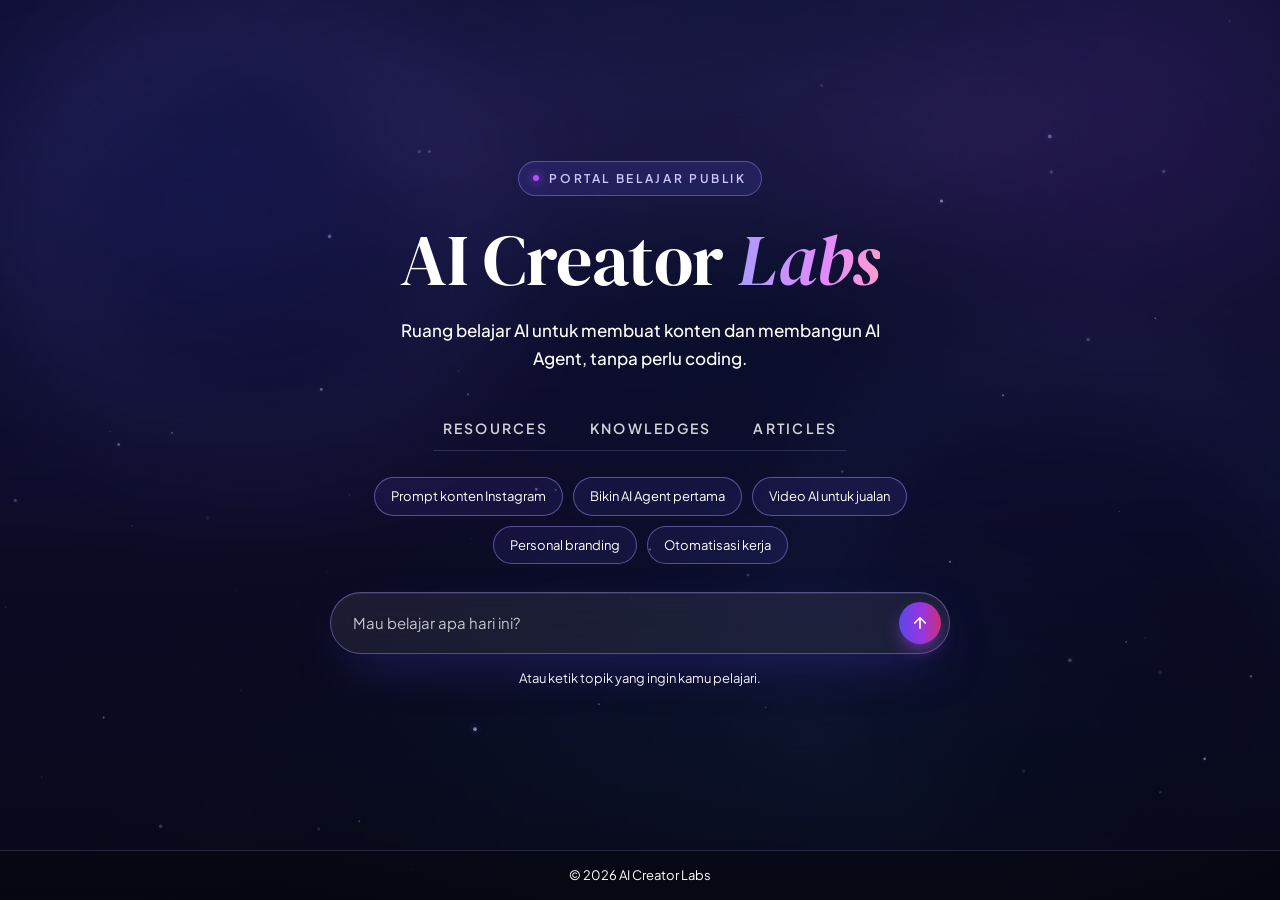
<file: index.html>
<!doctype html>
<html lang="id">
<head>
<meta charset="utf-8">
<meta name="viewport" content="width=device-width, initial-scale=1">
<title>AI Creator Labs — Ruang Belajar AI</title>
<meta name="description" content="Ruang belajar AI untuk membuat konten dan membangun AI Agent, tanpa perlu coding. Jelajahi resource, video, dan artikel dari AI Creator Labs.">
<meta name="theme-color" content="#06070d">
<meta property="og:type" content="website">
<meta property="og:locale" content="id_ID">
<meta property="og:site_name" content="AI Creator Labs">
<meta property="og:title" content="AI Creator Labs — Ruang Belajar AI">
<meta property="og:description" content="Ruang belajar AI untuk membuat konten dan membangun AI Agent, tanpa perlu coding.">
<meta name="twitter:card" content="summary">
<link rel="icon" href="data:image/svg+xml,%3Csvg xmlns='http://www.w3.org/2000/svg' viewBox='0 0 32 32'%3E%3Crect width='32' height='32' rx='9' fill='%23161a3a'/%3E%3Cpath d='M16 6l9 5v10l-9 5-9-5V11z' fill='none' stroke='%23a9a4ff' stroke-width='2'/%3E%3C/svg%3E">
<link rel="preconnect" href="https://fonts.googleapis.com">
<link rel="preconnect" href="https://fonts.gstatic.com" crossorigin>
<!-- Font lama (cadangan): family=Plus+Jakarta+Sans:wght@400;500;600;700;800&family=Newsreader:ital,opsz,wght@0,6..72,400;0,6..72,500;1,6..72,400;1,6..72,500 -->
<link rel="stylesheet" href="https://fonts.googleapis.com/css2?family=DM+Serif+Display:ital@0;1&family=Plus+Jakarta+Sans:wght@400;500;600&display=swap">
<link rel="stylesheet" href="styles.css">
</head>
<body data-route="home">

<div class="bg" aria-hidden="true">
  <div class="bg-visual"></div>
  <svg class="bg-shapes" viewBox="0 0 1200 800" preserveAspectRatio="xMidYMid slice" focusable="false">
    <defs>
      <filter id="soft" x="-20%" y="-20%" width="140%" height="140%"><feGaussianBlur stdDeviation="38"/></filter>
    </defs>
    <g filter="url(#soft)" fill="none">
      <circle cx="260" cy="210" r="190" stroke="#7b6dff" stroke-width="46" opacity=".5"/>
      <circle cx="980" cy="560" r="240" stroke="#4d7dff" stroke-width="54" opacity=".45"/>
      <ellipse cx="640" cy="120" rx="320" ry="90" fill="#9a5bff" opacity=".35"/>
      <ellipse cx="520" cy="720" rx="360" ry="100" fill="#3b5bd9" opacity=".4"/>
    </g>
  </svg>
  <div class="bg-overlay"></div>
  <canvas id="particles"></canvas>
</div>

<a class="skip" href="#view">Lewati ke konten</a>

<header class="topbar" id="topbar">
  <a class="back" href="#/" aria-label="Kembali ke beranda">
    <svg width="18" height="18" viewBox="0 0 24 24" fill="none" stroke="currentColor" stroke-width="2" stroke-linecap="round" stroke-linejoin="round" aria-hidden="true"><path d="M15 18l-6-6 6-6"/></svg>
    <span>Beranda</span>
  </a>
  <a class="mini-brand" href="#/" aria-label="AI Creator Labs, ke beranda">AI Creator <em>Labs</em></a>
  <nav class="tabs" aria-label="Navigasi utama" data-nav="top">
    <a href="#/resources" data-route="resources">Resources</a>
    <a href="#/knowledges" data-route="knowledges">Knowledges</a>
    <a href="#/articles" data-route="articles">Articles</a>
  </nav>
</header>

<main id="view" tabindex="-1">

  <!-- BERANDA -->
  <section class="page" data-page="home">
    <div class="hero">
      <p class="eyebrow"><span class="dot"></span>Portal belajar publik</p>
      <h1 class="brand">AI Creator <em>Labs</em></h1>
      <p class="sub">Ruang belajar AI untuk membuat konten dan membangun AI Agent, tanpa perlu coding.</p>

      <nav class="tabs hero-tabs" aria-label="Pilih jalur belajar" data-nav="hero">
        <a href="#/resources" data-route="resources">Resources</a>
        <a href="#/knowledges" data-route="knowledges">Knowledges</a>
        <a href="#/articles" data-route="articles">Articles</a>
      </nav>

      <ul class="chips" id="chips" aria-label="Topik populer"></ul>

      <form class="chat" id="chat" role="search" autocomplete="off">
        <label class="sr" for="chat-input">Ketik topik yang ingin kamu pelajari</label>
        <input id="chat-input" type="text" placeholder="Mau belajar apa hari ini?" maxlength="120">
        <button type="submit" aria-label="Cari materi">
          <svg width="18" height="18" viewBox="0 0 24 24" fill="none" stroke="currentColor" stroke-width="2.2" stroke-linecap="round" stroke-linejoin="round" aria-hidden="true"><path d="M12 19V5M5 12l7-7 7 7"/></svg>
        </button>
      </form>
      <p class="hint">Atau ketik topik yang ingin kamu pelajari.</p>
    </div>
  </section>

  <!-- HALAMAN ISI (diisi app.js) -->
  <section class="page" data-page="resources" hidden></section>
  <section class="page" data-page="knowledges" hidden></section>
  <section class="page" data-page="articles" hidden></section>

  <section class="page" data-page="notfound" hidden>
    <div class="wrap nf">
      <p class="eyebrow"><span class="dot"></span>Error 404</p>
      <h2 class="nf-title">Halaman <em>tidak ditemukan</em></h2>
      <p class="nf-text">Alamat yang kamu buka tidak tersedia. Kembali ke beranda atau pilih salah satu jalur belajar di atas.</p>
      <a class="btn" href="#/">Kembali ke beranda</a>
    </div>
  </section>
</main>

<footer class="foot">
  <span>© 2026 AI Creator Labs</span>
</footer>

<dialog id="detail" aria-labelledby="detail-title">
  <div class="detail-inner">
    <button class="close" id="detail-close" aria-label="Tutup detail">
      <svg width="18" height="18" viewBox="0 0 24 24" fill="none" stroke="currentColor" stroke-width="2" stroke-linecap="round" aria-hidden="true"><path d="M6 6l12 12M18 6L6 18"/></svg>
    </button>
    <div id="detail-body"></div>
  </div>
</dialog>

<script src="app.js"></script>
</body>
</html>
</file>
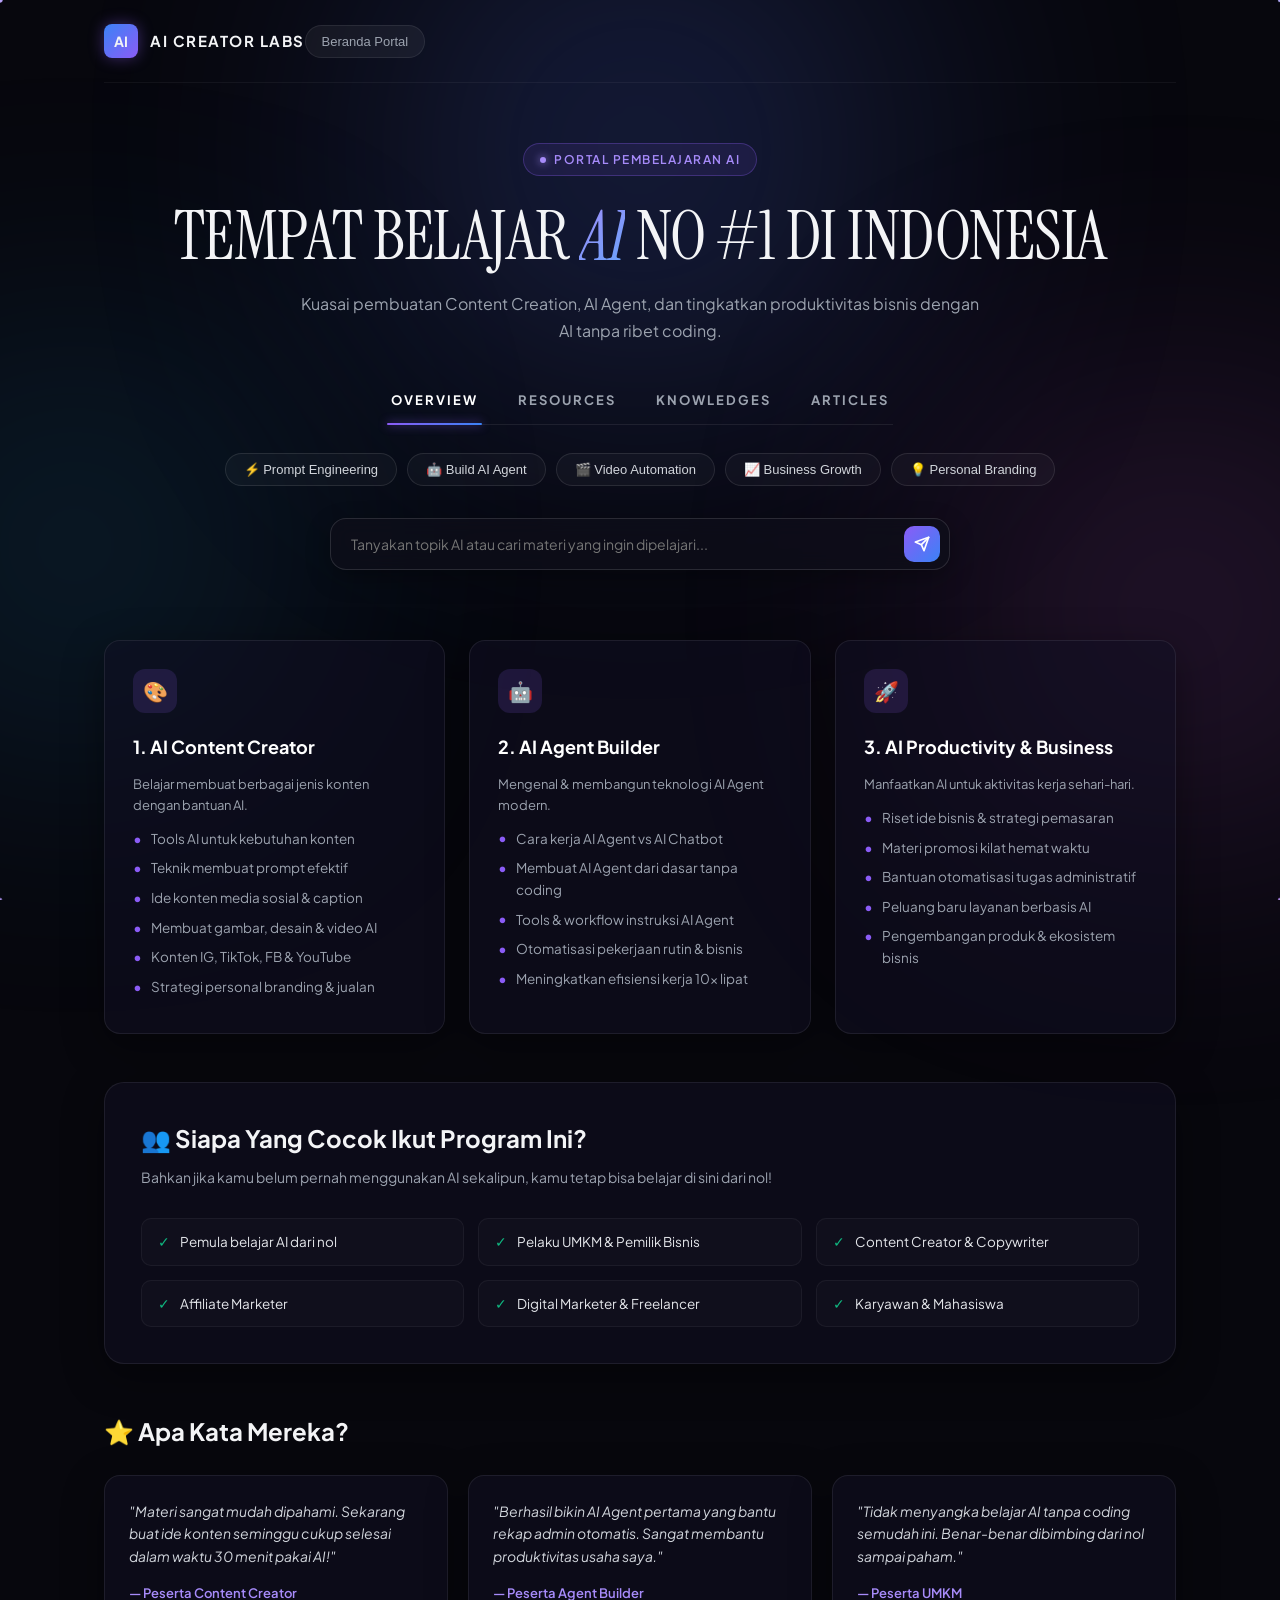
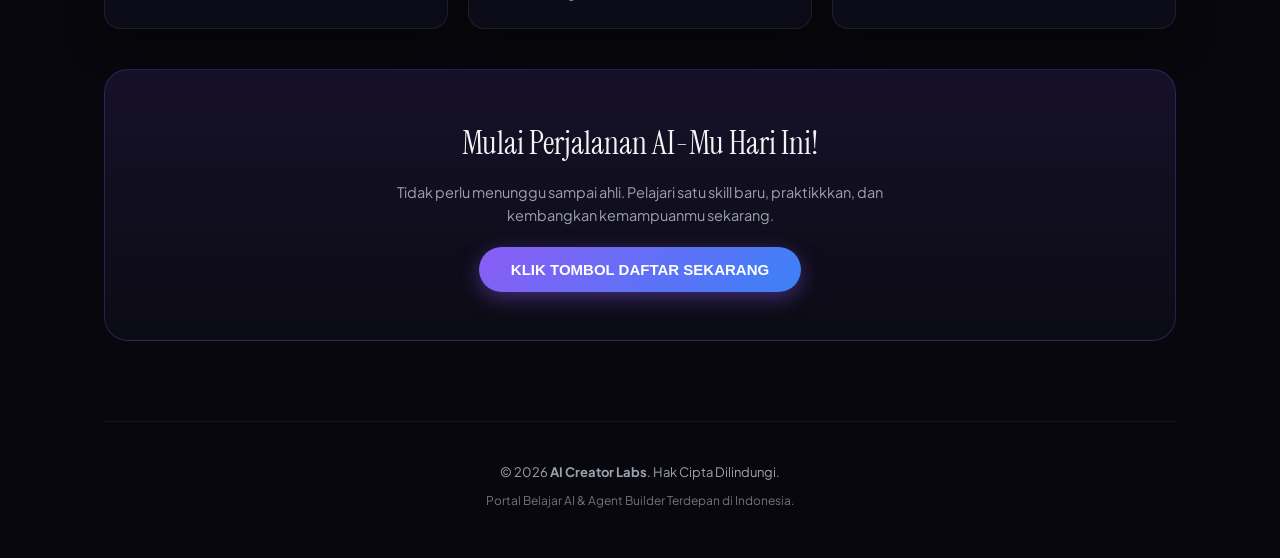
<file: gemini-code-1795679765512.html>
<!DOCTYPE html>
<html lang="id">
<head>
    <meta charset="UTF-8">
    <meta name="viewport" content="width=device-width, initial-scale=1.0">
    <title>AI Creator Labs — Portal Pembelajaran AI No #1 di Indonesia</title>
    <!-- Google Fonts -->
    <link rel="preconnect" href="https://fonts.googleapis.com">
    <link rel="preconnect" href="https://fonts.gstatic.com" crossorigin>
    <link href="https://fonts.googleapis.com/css2?family=Instrument+Serif:ital@0;1&family=Plus+Jakarta+Sans:wght@300;400;500;600;700&display=swap" rel="stylesheet">
    
    <style>
        /* ==========================================
           RESET & BASIC SETUP
           ========================================== */
        :root {
            --bg-dark: #07070d;
            --bg-card: rgba(255, 255, 255, 0.03);
            --bg-glass: rgba(18, 16, 35, 0.55);
            --border-glass: rgba(255, 255, 255, 0.08);
            --border-highlight: rgba(139, 92, 246, 0.3);
            --accent-purple: #8b5cf6;
            --accent-blue: #3b82f6;
            --accent-cyan: #06b6d4;
            --text-main: #f3f4f6;
            --text-muted: #9ca3af;
            --font-serif: 'Instrument Serif', Georgia, serif;
            --font-sans: 'Plus Jakarta Sans', sans-serif;
        }

        * {
            margin: 0;
            padding: 0;
            box-sizing: border-box;
            -webkit-font-smoothing: antialiased;
        }

        html {
            scroll-behavior: smooth;
        }

        body {
            background-color: var(--bg-dark);
            color: var(--text-main);
            font-family: var(--font-sans);
            line-height: 1.6;
            overflow-x: hidden;
            position: relative;
            min-height: 100vh;
        }

        /* ==========================================
           BACKGROUND & LIGHT PARTICLES
           ========================================== */
        #particle-canvas {
            position: fixed;
            top: 0;
            left: 0;
            width: 100%;
            height: 100%;
            z-index: 0;
            pointer-events: none;
        }

        .ambient-glow {
            position: fixed;
            border-radius: 50%;
            filter: blur(140px);
            opacity: 0.25;
            z-index: 0;
            pointer-events: none;
        }
        .glow-1 {
            width: 500px;
            height: 500px;
            background: radial-gradient(circle, #6366f1, #3b82f6);
            top: -100px;
            left: 50%;
            transform: translateX(-50%);
        }
        .glow-2 {
            width: 400px;
            height: 400px;
            background: radial-gradient(circle, #8b5cf6, #ec4899);
            bottom: 10%;
            right: -100px;
        }
        .glow-3 {
            width: 350px;
            height: 350px;
            background: radial-gradient(circle, #06b6d4, #3b82f6);
            bottom: 20%;
            left: -100px;
        }

        /* Container */
        .container {
            max-width: 1120px;
            margin: 0 auto;
            padding: 0 24px;
            position: relative;
            z-index: 1;
        }

        /* Glassmorphism Panel */
        .glass-panel {
            background: var(--bg-glass);
            backdrop-filter: blur(20px);
            -webkit-backdrop-filter: blur(20px);
            border: 1px solid var(--border-glass);
            box-shadow: 0 12px 40px rgba(0, 0, 0, 0.4);
            border-radius: 20px;
        }

        /* ==========================================
           HEADER / NAVBAR
           ========================================== */
        header {
            padding: 24px 0;
            display: flex;
            justify: space-between;
            align-items: center;
            border-bottom: 1px solid rgba(255, 255, 255, 0.05);
        }

        .logo-area {
            display: flex;
            align-items: center;
            gap: 12px;
            text-decoration: none;
            color: var(--text-main);
        }

        .logo-badge {
            width: 34px;
            height: 34px;
            border-radius: 8px;
            background: linear-gradient(135deg, var(--accent-blue), var(--accent-purple));
            display: flex;
            align-items: center;
            justify-content: center;
            font-weight: 700;
            font-size: 14px;
            box-shadow: 0 0 15px rgba(139, 92, 246, 0.4);
        }

        .logo-text {
            font-size: 15px;
            font-weight: 700;
            letter-spacing: 1.5px;
            text-transform: uppercase;
        }

        .btn-portal-home {
            background: rgba(255, 255, 255, 0.05);
            border: 1px solid var(--border-glass);
            color: var(--text-muted);
            padding: 8px 16px;
            border-radius: 30px;
            font-size: 13px;
            cursor: pointer;
            transition: all 0.3s ease;
            text-decoration: none;
        }
        .btn-portal-home:hover {
            color: #fff;
            border-color: rgba(255, 255, 255, 0.2);
            background: rgba(255, 255, 255, 0.1);
        }

        /* ==========================================
           HERO SECTION
           ========================================== */
        .hero-section {
            padding: 60px 0 40px;
            text-align: center;
        }

        .portal-label {
            display: inline-flex;
            align-items: center;
            gap: 8px;
            padding: 6px 16px;
            border-radius: 30px;
            background: rgba(139, 92, 246, 0.1);
            border: 1px solid var(--border-highlight);
            font-size: 12px;
            font-weight: 600;
            letter-spacing: 1.5px;
            color: #a78bfa;
            text-transform: uppercase;
            margin-bottom: 24px;
        }

        .portal-label span.dot {
            width: 6px;
            height: 6px;
            border-radius: 50%;
            background: #a78bfa;
            box-shadow: 0 0 8px #a78bfa;
        }

        .hero-headline {
            font-family: var(--font-serif);
            font-size: clamp(2.5rem, 6vw, 4.2rem);
            line-height: 1.1;
            font-weight: 400;
            letter-spacing: -0.5px;
            margin-bottom: 16px;
        }

        .hero-headline em {
            font-style: italic;
            background: linear-gradient(135deg, #a78bfa, #60a5fa);
            -webkit-background-clip: text;
            -webkit-text-fill-color: transparent;
        }

        .hero-headline .sub-heading-badge {
            display: block;
            font-family: var(--font-sans);
            font-size: clamp(1.2rem, 3.5vw, 2.2rem);
            font-weight: 700;
            letter-spacing: 2px;
            color: #ffffff;
            margin-top: 10px;
            text-transform: uppercase;
        }

        .hero-subheadline {
            max-width: 680px;
            margin: 0 auto 36px;
            font-size: 16px;
            color: var(--text-muted);
            font-weight: 400;
            line-height: 1.7;
        }

        /* Nav Tab Horizontal */
        .portal-nav {
            display: flex;
            justify-content: center;
            gap: 32px;
            margin-bottom: 28px;
            border-bottom: 1px solid rgba(255, 255, 255, 0.08);
            padding-bottom: 4px;
            max-width: fit-content;
            margin-left: auto;
            margin-right: auto;
        }

        .nav-tab-btn {
            background: none;
            border: none;
            color: var(--text-muted);
            font-family: var(--font-sans);
            font-size: 13px;
            font-weight: 700;
            letter-spacing: 2px;
            text-transform: uppercase;
            padding: 12px 4px;
            cursor: pointer;
            position: relative;
            transition: color 0.3s ease;
        }

        .nav-tab-btn:hover {
            color: #ffffff;
        }

        .nav-tab-btn.active {
            color: #ffffff;
        }

        .nav-tab-btn.active::after {
            content: '';
            position: absolute;
            bottom: -5px;
            left: 0;
            width: 100%;
            height: 2px;
            background: linear-gradient(90deg, var(--accent-purple), var(--accent-blue));
            box-shadow: 0 0 10px rgba(139, 92, 246, 0.8);
            border-radius: 2px;
        }

        /* Shortcut Capsule Pills */
        .shortcut-capsules {
            display: flex;
            flex-wrap: wrap;
            justify-content: center;
            gap: 10px;
            margin-bottom: 32px;
        }

        .capsule-btn {
            background: rgba(255, 255, 255, 0.03);
            border: 1px solid rgba(255, 255, 255, 0.1);
            color: #d1d5db;
            padding: 8px 18px;
            border-radius: 50px;
            font-size: 13px;
            cursor: pointer;
            transition: all 0.3s ease;
            display: inline-flex;
            align-items: center;
            gap: 6px;
        }

        .capsule-btn:hover {
            border-color: rgba(139, 92, 246, 0.5);
            background: rgba(139, 92, 246, 0.1);
            color: #fff;
            transform: translateY(-2px);
        }

        /* Chat-style Input Bar */
        .chat-input-wrapper {
            max-width: 620px;
            margin: 0 auto;
            position: relative;
        }

        .chat-input-box {
            width: 100%;
            background: rgba(15, 15, 26, 0.7);
            border: 1px solid rgba(255, 255, 255, 0.12);
            padding: 16px 54px 16px 20px;
            border-radius: 16px;
            color: var(--text-main);
            font-family: var(--font-sans);
            font-size: 14px;
            outline: none;
            backdrop-filter: blur(10px);
            transition: all 0.3s ease;
            box-shadow: 0 8px 25px rgba(0, 0, 0, 0.3);
        }

        .chat-input-box:focus {
            border-color: var(--accent-purple);
            box-shadow: 0 0 20px rgba(139, 92, 246, 0.25);
        }

        .chat-submit-btn {
            position: absolute;
            right: 10px;
            top: 50%;
            transform: translateY(-50%);
            width: 36px;
            height: 36px;
            border-radius: 10px;
            background: linear-gradient(135deg, var(--accent-purple), var(--accent-blue));
            border: none;
            color: white;
            cursor: pointer;
            display: flex;
            align-items: center;
            justify-content: center;
            transition: opacity 0.2s ease;
        }

        .chat-submit-btn:hover {
            opacity: 0.9;
        }

        /* ==========================================
           DYNAMIC VIEW CONTAINER (PAGES)
           ========================================== */
        .view-section {
            display: none;
            padding: 30px 0 80px;
            animation: fadeIn 0.4s ease forwards;
        }

        .view-section.active-view {
            display: block;
        }

        @keyframes fadeIn {
            from { opacity: 0; transform: translateY(10px); }
            to { opacity: 1; transform: translateY(0); }
        }

        .section-header-title {
            font-size: 24px;
            font-weight: 700;
            margin-bottom: 8px;
            display: flex;
            align-items: center;
            gap: 10px;
        }

        .section-desc {
            color: var(--text-muted);
            font-size: 14px;
            margin-bottom: 30px;
        }

        /* --- 1. HOME / OVERVIEW VIEW --- */
        .features-grid {
            display: grid;
            grid-template-columns: repeat(auto-fit, minmax(300px, 1fr));
            gap: 24px;
            margin-bottom: 48px;
        }

        .feature-card {
            padding: 28px;
            border-radius: 16px;
            transition: transform 0.3s ease, border-color 0.3s ease;
        }

        .feature-card:hover {
            transform: translateY(-500);
            border-color: var(--border-highlight);
        }

        .feature-icon {
            width: 44px;
            height: 44px;
            border-radius: 12px;
            background: rgba(139, 92, 246, 0.15);
            display: flex;
            align-items: center;
            justify-content: center;
            font-size: 20px;
            margin-bottom: 20px;
            color: #a78bfa;
        }

        .feature-card h3 {
            font-size: 18px;
            font-weight: 700;
            margin-bottom: 12px;
            color: #fff;
        }

        .feature-card ul {
            list-style: none;
            font-size: 13.5px;
            color: var(--text-muted);
        }

        .feature-card ul li {
            margin-bottom: 8px;
            position: relative;
            padding-left: 18px;
        }

        .feature-card ul li::before {
            content: "•";
            position: absolute;
            left: 0;
            color: var(--accent-purple);
            font-weight: bold;
        }

        /* Target Audience Section */
        .audience-section {
            padding: 36px;
            border-radius: 20px;
            margin-bottom: 48px;
        }

        .audience-grid {
            display: grid;
            grid-template-columns: repeat(auto-fill, minmax(240px, 1fr));
            gap: 14px;
            margin-top: 24px;
        }

        .audience-item {
            background: rgba(255, 255, 255, 0.02);
            border: 1px solid rgba(255, 255, 255, 0.05);
            padding: 12px 16px;
            border-radius: 10px;
            font-size: 13.5px;
            display: flex;
            align-items: center;
            gap: 10px;
            color: #e5e7eb;
        }

        .audience-item span.icon {
            color: #10b981;
        }

        /* Testimonials Section */
        .testi-grid {
            display: grid;
            grid-template-columns: repeat(auto-fit, minmax(280px, 1fr));
            gap: 20px;
            margin-top: 24px;
        }

        .testi-card {
            padding: 24px;
            border-radius: 16px;
            font-style: italic;
            color: #d1d5db;
            font-size: 14px;
        }

        .testi-author {
            margin-top: 16px;
            font-style: normal;
            font-size: 13px;
            font-weight: 600;
            color: #a78bfa;
        }

        /* CTA Box */
        .cta-box {
            text-align: center;
            padding: 48px 24px;
            border-radius: 24px;
            background: linear-gradient(180deg, rgba(139, 92, 246, 0.12), rgba(15, 15, 26, 0.6));
            border: 1px solid rgba(139, 92, 246, 0.25);
            margin-top: 40px;
        }

        .btn-primary {
            display: inline-block;
            background: linear-gradient(135deg, var(--accent-purple), var(--accent-blue));
            color: #ffffff;
            font-weight: 700;
            font-size: 15px;
            padding: 14px 32px;
            border-radius: 50px;
            text-decoration: none;
            box-shadow: 0 6px 20px rgba(139, 92, 246, 0.4);
            transition: all 0.3s ease;
            margin-top: 20px;
            border: none;
            cursor: pointer;
        }

        .btn-primary:hover {
            transform: translateY(-2px);
            box-shadow: 0 10px 25px rgba(139, 92, 246, 0.6);
        }

        /* --- 2. RESOURCES VIEW (Card Grid) --- */
        .resources-grid {
            display: grid;
            grid-template-columns: repeat(auto-fill, minmax(310px, 1fr));
            gap: 24px;
        }

        .res-card {
            padding: 24px;
            border-radius: 16px;
            display: flex;
            flex-direction: column;
            justify-content: space-between;
            transition: all 0.3s ease;
        }

        .res-card:hover {
            border-color: rgba(139, 92, 246, 0.4);
            transform: translateY(-4px);
        }

        .res-badge {
            align-self: flex-start;
            font-size: 11px;
            font-weight: 700;
            text-transform: uppercase;
            padding: 4px 10px;
            border-radius: 6px;
            background: rgba(59, 130, 246, 0.15);
            color: #60a5fa;
            margin-bottom: 14px;
            letter-spacing: 1px;
        }

        .res-title {
            font-size: 18px;
            font-weight: 600;
            margin-bottom: 8px;
            color: #fff;
        }

        .res-desc {
            font-size: 13.5px;
            color: var(--text-muted);
            margin-bottom: 20px;
        }

        .res-link {
            display: inline-flex;
            align-items: center;
            gap: 6px;
            font-size: 13px;
            font-weight: 600;
            color: #a78bfa;
            text-decoration: none;
            transition: gap 0.2s ease;
        }

        .res-link:hover {
            gap: 10px;
            color: #c4b5fd;
        }

        /* --- 3. KNOWLEDGES VIEW (Video Library) --- */
        .videos-grid {
            display: grid;
            grid-template-columns: repeat(auto-fill, minmax(300px, 1fr));
            gap: 24px;
        }

        .video-card {
            border-radius: 16px;
            overflow: hidden;
            transition: all 0.3s ease;
        }

        .video-card:hover {
            border-color: rgba(139, 92, 246, 0.4);
            transform: translateY(-4px);
        }

        .video-thumb {
            width: 100%;
            height: 170px;
            background: rgba(255, 255, 255, 0.05);
            position: relative;
            display: flex;
            align-items: center;
            justify-content: center;
            background-size: cover;
            background-position: center;
        }

        .play-icon {
            width: 44px;
            height: 44px;
            border-radius: 50%;
            background: rgba(0, 0, 0, 0.6);
            backdrop-filter: blur(5px);
            display: flex;
            align-items: center;
            justify-content: center;
            color: #fff;
            border: 1px solid rgba(255, 255, 255, 0.2);
            transition: transform 0.2s ease;
        }

        .video-card:hover .play-icon {
            transform: scale(1.1);
            background: var(--accent-purple);
        }

        .video-duration {
            position: absolute;
            bottom: 10px;
            right: 10px;
            background: rgba(0, 0, 0, 0.8);
            font-size: 11px;
            padding: 3px 8px;
            border-radius: 4px;
            font-weight: 600;
        }

        .video-info {
            padding: 18px;
        }

        .video-title {
            font-size: 15px;
            font-weight: 600;
            color: #fff;
            margin-bottom: 6px;
            line-height: 1.4;
        }

        .video-meta {
            font-size: 12px;
            color: var(--text-muted);
        }

        /* --- 4. ARTICLES VIEW (Filtered Articles) --- */
        .filter-tags {
            display: flex;
            flex-wrap: wrap;
            gap: 10px;
            margin-bottom: 24px;
        }

        .tag-btn {
            background: rgba(255, 255, 255, 0.03);
            border: 1px solid var(--border-glass);
            color: var(--text-muted);
            padding: 6px 14px;
            border-radius: 30px;
            font-size: 12px;
            font-weight: 600;
            cursor: pointer;
            transition: all 0.2s ease;
        }

        .tag-btn.active, .tag-btn:hover {
            background: rgba(139, 92, 246, 0.2);
            border-color: var(--accent-purple);
            color: #fff;
        }

        .articles-list {
            display: flex;
            flex-direction: column;
            gap: 16px;
        }

        .article-item {
            padding: 20px;
            border-radius: 14px;
            display: flex;
            justify-content: space-between;
            align-items: center;
            text-decoration: none;
            color: inherit;
            transition: all 0.3s ease;
        }

        .article-item:hover {
            border-color: rgba(139, 92, 246, 0.4);
            background: rgba(255, 255, 255, 0.04);
            transform: translateX(4px);
        }

        .article-content {
            max-width: 80%;
        }

        .article-tag-label {
            font-size: 11px;
            font-weight: 700;
            color: #06b6d4;
            text-transform: uppercase;
            letter-spacing: 1px;
            margin-bottom: 4px;
        }

        .article-title-text {
            font-size: 16px;
            font-weight: 600;
            color: #fff;
            margin-bottom: 4px;
        }

        .article-snippet {
            font-size: 13px;
            color: var(--text-muted);
        }

        .article-arrow {
            color: var(--text-muted);
            font-size: 18px;
            transition: color 0.2s ease, transform 0.2s ease;
        }

        .article-item:hover .article-arrow {
            color: #a78bfa;
            transform: translateX(4px);
        }

        /* ==========================================
           FOOTER
           ========================================== */
        footer {
            border-top: 1px solid rgba(255, 255, 255, 0.05);
            padding: 40px 0;
            text-align: center;
            font-size: 13px;
            color: var(--text-muted);
        }

        footer p {
            margin-bottom: 8px;
        }

        /* ==========================================
           RESPONSIVE BREAKPOINTS
           ========================================== */
        @media (max-width: 768px) {
            .hero-section {
                padding: 40px 0 30px;
            }
            .portal-nav {
                gap: 16px;
            }
            .nav-tab-btn {
                font-size: 11px;
                padding: 8px 2px;
            }
            .capsule-btn {
                font-size: 12px;
                padding: 6px 14px;
            }
            .article-item {
                flex-direction: column;
                align-items: flex-start;
                gap: 12px;
            }
            .article-content {
                max-width: 100%;
            }
        }
    </style>
</head>
<body>

    <!-- Background Animation Canvas -->
    <canvas id="particle-canvas"></canvas>
    <div class="ambient-glow glow-1"></div>
    <div class="ambient-glow glow-2"></div>
    <div class="ambient-glow glow-3"></div>

    <div class="container">
        <!-- Header Nav -->
        <header>
            <a href="#" class="logo-area" onclick="switchTab('home')">
                <div class="logo-badge">AI</div>
                <div class="logo-text">AI CREATOR LABS</div>
            </a>
            <button class="btn-portal-home" onclick="switchTab('home')">Beranda Portal</button>
        </header>

        <!-- Main Hero Section -->
        <section class="hero-section">
            <div class="portal-label">
                <span class="dot"></span>
                PORTAL PEMBELAJARAN AI
            </div>

            <h1 class="hero-headline">
                TEMPAT BELAJAR <em>AI</em>
                <span class="highlight-subtext">NO #1 DI INDONESIA</span>
            </h1>

            <p class="hero-subheadline">
                Kuasai pembuatan Content Creation, AI Agent, dan tingkatkan produktivitas bisnis dengan AI tanpa ribet coding.
            </p>

            <!-- Navigation Tabs -->
            <div class="portal-nav">
                <button class="nav-tab-btn active" id="tab-home" onclick="switchTab('home')">OVERVIEW</button>
                <button class="nav-tab-btn" id="tab-resources" onclick="switchTab('resources')">RESOURCES</button>
                <button class="nav-tab-btn" id="tab-knowledges" onclick="switchTab('knowledges')">KNOWLEDGES</button>
                <button class="nav-tab-btn" id="tab-articles" onclick="switchTab('articles')">ARTICLES</button>
            </div>

            <!-- Shortcut Capsules -->
            <div class="shortcut-capsules">
                <button class="capsule-btn" onclick="switchTab('resources')">⚡ Prompt Engineering</button>
                <button class="capsule-btn" onclick="switchTab('resources')">🤖 Build AI Agent</button>
                <button class="capsule-btn" onclick="switchTab('knowledges')">🎬 Video Automation</button>
                <button class="capsule-btn" onclick="switchTab('articles')">📈 Business Growth</button>
                <button class="capsule-btn" onclick="switchTab('knowledges')">💡 Personal Branding</button>
            </div>

            <!-- Chat-Style Input Bar -->
            <div class="chat-input-wrapper">
                <input type="text" class="chat-input-box" id="user-query" placeholder="Tanyakan topik AI atau cari materi yang ingin dipelajari..." onkeypress="handleSearch(event)">
                <button class="chat-submit-btn" onclick="triggerSearch()">
                    <svg width="16" height="16" viewBox="0 0 24 24" fill="none" stroke="currentColor" stroke-width="2.5" stroke-linecap="round" stroke-linejoin="round"><line x1="22" y1="2" x2="11" y2="13"></line><polygon points="22 2 15 22 11 13 2 9 22 2"></polygon></svg>
                </button>
            </div>
        </section>

        <!-- ==========================================
             VIEW 1: HOME / OVERVIEW
             ========================================== -->
        <main id="view-home" class="view-section active-view">
            <div class="features-grid">
                <div class="glass-panel feature-card">
                    <div class="feature-icon">🎨</div>
                    <h3>1. AI Content Creator</h3>
                    <p style="font-size:13px; color:var(--text-muted); margin-bottom:12px;">Belajar membuat berbagai jenis konten dengan bantuan AI.</p>
                    <ul>
                        <li>Tools AI untuk kebutuhan konten</li>
                        <li>Teknik membuat prompt efektif</li>
                        <li>Ide konten media sosial & caption</li>
                        <li>Membuat gambar, desain & video AI</li>
                        <li>Konten IG, TikTok, FB & YouTube</li>
                        <li>Strategi personal branding & jualan</li>
                    </ul>
                </div>

                <div class="glass-panel feature-card">
                    <div class="feature-icon">🤖</div>
                    <h3>2. AI Agent Builder</h3>
                    <p style="font-size:13px; color:var(--text-muted); margin-bottom:12px;">Mengenal & membangun teknologi AI Agent modern.</p>
                    <ul>
                        <li>Cara kerja AI Agent vs AI Chatbot</li>
                        <li>Membuat AI Agent dari dasar tanpa coding</li>
                        <li>Tools & workflow instruksi AI Agent</li>
                        <li>Otomatisasi pekerjaan rutin & bisnis</li>
                        <li>Meningkatkan efisiensi kerja 10x lipat</li>
                    </ul>
                </div>

                <div class="glass-panel feature-card">
                    <div class="feature-icon">🚀</div>
                    <h3>3. AI Productivity & Business</h3>
                    <p style="font-size:13px; color:var(--text-muted); margin-bottom:12px;">Manfaatkan AI untuk aktivitas kerja sehari-hari.</p>
                    <ul>
                        <li>Riset ide bisnis & strategi pemasaran</li>
                        <li>Materi promosi kilat hemat waktu</li>
                        <li>Bantuan otomatisasi tugas administratif</li>
                        <li>Peluang baru layanan berbasis AI</li>
                        <li>Pengembangan produk & ekosistem bisnis</li>
                    </ul>
                </div>
            </div>

            <!-- Target Audience -->
            <div class="glass-panel audience-section">
                <div class="section-header-title">👥 Siapa Yang Cocok Ikut Program Ini?</div>
                <p class="section-desc">Bahkan jika kamu belum pernah menggunakan AI sekalipun, kamu tetap bisa belajar di sini dari nol!</p>
                <div class="audience-grid">
                    <div class="audience-item"><span class="icon">✓</span> Pemula belajar AI dari nol</div>
                    <div class="audience-item"><span class="icon">✓</span> Pelaku UMKM & Pemilik Bisnis</div>
                    <div class="audience-item"><span class="icon">✓</span> Content Creator & Copywriter</div>
                    <div class="audience-item"><span class="icon">✓</span> Affiliate Marketer</div>
                    <div class="audience-item"><span class="icon">✓</span> Digital Marketer & Freelancer</div>
                    <div class="audience-item"><span class="icon">✓</span> Karyawan & Mahasiswa</div>
                </div>
            </div>

            <!-- Testimonials -->
            <div style="margin-bottom: 40px;">
                <div class="section-header-title">⭐ Apa Kata Mereka?</div>
                <div class="testi-grid">
                    <div class="glass-panel testi-card">
                        "Materi sangat mudah dipahami. Sekarang buat ide konten seminggu cukup selesai dalam waktu 30 menit pakai AI!"
                        <div class="testi-author">— Peserta Content Creator</div>
                    </div>
                    <div class="glass-panel testi-card">
                        "Berhasil bikin AI Agent pertama yang bantu rekap admin otomatis. Sangat membantu produktivitas usaha saya."
                        <div class="testi-author">— Peserta Agent Builder</div>
                    </div>
                    <div class="glass-panel testi-card">
                        "Tidak menyangka belajar AI tanpa coding semudah ini. Benar-benar dibimbing dari nol sampai paham."
                        <div class="testi-author">— Peserta UMKM</div>
                    </div>
                </div>
            </div>

            <!-- CTA Box -->
            <div class="cta-box">
                <h2 style="font-family: var(--font-serif); font-size: 32px; font-weight: 400; margin-bottom: 12px;">Mulai Perjalanan AI-Mu Hari Ini!</h2>
                <p style="color: var(--text-muted); max-width: 540px; margin: 0 auto; font-size: 14.5px;">
                    Tidak perlu menunggu sampai ahli. Pelajari satu skill baru, praktikkkan, dan kembangkan kemampuanmu sekarang.
                </p>
                <button class="btn-primary" onclick="alert('Selamat datang! Pendaftaran kelas AI Creator Labs dibuka. Silakan pilih menu materi di navigasi atas.')">KLIK TOMBOL DAFTAR SEKARANG</button>
            </div>
        </main>

        <!-- ==========================================
             VIEW 2: RESOURCES (Skill Matrix Grid)
             ========================================== -->
        <main id="view-resources" class="view-section">
            <div class="section-header-title">🛠️ Resources & Skill Library</div>
            <p class="section-desc">Kumpulan modul panduan, prompt framework, dan skill matrix untuk mengakselerasi kemampuan AI kamu. (Acuan: skills structure)</p>

            <div class="resources-grid">
                <div class="glass-panel res-card">
                    <div>
                        <div class="res-badge">Prompting</div>
                        <h4 class="res-title">Master Prompt Engineering Framework</h4>
                        <p class="res-desc">Formula menyusun prompt presisi tinggi untuk ChatGPT & Claude demi hasil copy dan riset tanpa cela.</p>
                    </div>
                    <a href="https://www.aihero.dev/skills" target="_blank" class="res-link">Buka Skills Reference ↗</a>
                </div>

                <div class="glass-panel res-card">
                    <div>
                        <div class="res-badge">AI Agent</div>
                        <h4 class="res-title">Zero-Code Agent Starter Pack</h4>
                        <p class="res-desc">Panduan memilih tools AI Agent (n8n, Make, Flowise) dan menyusun workflow instruksi otomatis.</p>
                    </div>
                    <a href="https://www.aihero.dev/skills" target="_blank" class="res-link">Buka Skills Reference ↗</a>
                </div>

                <div class="glass-panel res-card">
                    <div>
                        <div class="res-badge">Design & Visual</div>
                        <h4 class="res-title">Midjourney & Stable Diffusion Blueprint</h4>
                        <p class="res-desc">Kumpulan keyword visual untuk menghasilkan foto produk, karakter, dan materi branding eksklusif.</p>
                    </div>
                    <a href="https://www.aihero.dev/skills" target="_blank" class="res-link">Buka Skills Reference ↗</a>
                </div>

                <div class="glass-panel res-card">
                    <div>
                        <div class="res-badge">Video AI</div>
                        <h4 class="res-title">AI Video Generation Workflow</h4>
                        <p class="res-desc">Langkah praktis membuat avatar AI dan video promosi otomatis tanpa perlu tampil di depan kamera.</p>
                    </div>
                    <a href="https://www.aihero.dev/skills" target="_blank" class="res-link">Buka Skills Reference ↗</a>
                </div>

                <div class="glass-panel res-card">
                    <div>
                        <div class="res-badge">Copywriting</div>
                        <h4 class="res-title">High-Converting Copy Prompts</h4>
                        <p class="res-desc">Template pemicu copywriting penjualan, caption IG/TikTok, dan script iklan dalam hitungan detik.</p>
                    </div>
                    <a href="https://www.aihero.dev/skills" target="_blank" class="res-link">Buka Skills Reference ↗</a>
                </div>

                <div class="glass-panel res-card">
                    <div>
                        <div class="res-badge">Productivity</div>
                        <h4 class="res-title">Business Automation Checklist</h4>
                        <p class="res-desc">Checklist integrasi AI ke tugas administratif harian untuk menghemat hingga 15 jam per minggu.</p>
                    </div>
                    <a href="https://www.aihero.dev/skills" target="_blank" class="res-link">Buka Skills Reference ↗</a>
                </div>
            </div>
        </main>

        <!-- ==========================================
             VIEW 3: KNOWLEDGES (Video Library)
             ========================================== -->
        <main id="view-knowledges" class="view-section">
            <div class="section-header-title">📺 Knowledges Video Library</div>
            <p class="section-desc">Pustaka materi video pembelajaran interaktif langkah demi langkah. (Acuan: videos structure)</p>

            <div class="videos-grid">
                <div class="glass-panel video-card">
                    <div class="video-thumb" style="background-image: linear-gradient(rgba(0,0,0,0.5), rgba(0,0,0,0.7)), url('https://images.unsplash.com/photo-1618005182384-a83a8bd57fbe?auto=format&fit=crop&w=600&q=80');">
                        <div class="play-icon">▶</div>
                        <div class="video-duration">14:20</div>
                    </div>
                    <div class="video-info">
                        <h4 class="video-title">Pengenalan Dasar AI & Ekosistem Tools Modern 2026</h4>
                        <div class="video-meta">AI Basics • 1.2k views</div>
                        <a href="https://www.aihero.dev/videos" target="_blank" class="res-link" style="margin-top:10px;">Tonton di Video Library ↗</a>
                    </div>
                </div>

                <div class="glass-panel video-card">
                    <div class="video-thumb" style="background-image: linear-gradient(rgba(0,0,0,0.5), rgba(0,0,0,0.7)), url('https://images.unsplash.com/photo-1677442136019-21780efad99a?auto=format&fit=crop&w=600&q=80');">
                        <div class="play-icon">▶</div>
                        <div class="video-duration">22:45</div>
                    </div>
                    <div class="video-info">
                        <h4 class="video-title">Cara Bikin AI Agent Pertama Tanpa Coding Dari Nol</h4>
                        <div class="video-meta">AI Agent • 3.4k views</div>
                        <a href="https://www.aihero.dev/videos" target="_blank" class="res-link" style="margin-top:10px;">Tonton di Video Library ↗</a>
                    </div>
                </div>

                <div class="glass-panel video-card">
                    <div class="video-thumb" style="background-image: linear-gradient(rgba(0,0,0,0.5), rgba(0,0,0,0.7)), url('https://images.unsplash.com/photo-1620712943543-bcc4688e7485?auto=format&fit=crop&w=600&q=80');">
                        <div class="play-icon">▶</div>
                        <div class="video-duration">18:10</div>
                    </div>
                    <div class="video-info">
                        <h4 class="video-title">Strategi Konten Otomatis untuk Instagram & TikTok</h4>
                        <div class="video-meta">Content Creator • 2.8k views</div>
                        <a href="https://www.aihero.dev/videos" target="_blank" class="res-link" style="margin-top:10px;">Tonton di Video Library ↗</a>
                    </div>
                </div>
            </div>
        </main>

        <!-- ==========================================
             VIEW 4: ARTICLES (Tagged Articles)
             ========================================== -->
        <main id="view-articles" class="view-section">
            <div class="section-header-title">📚 Articles & Topic Guides</div>
            <p class="section-desc">Pilih tag/topik untuk membaca wawasan mendalam seputar kecerdasan buatan. (Acuan: creatorscience structure)</p>

            <!-- Filter Tags -->
            <div class="filter-tags">
                <button class="tag-btn active" onclick="filterArticles('all', this)">Semua Tag</button>
                <button class="tag-btn" onclick="filterArticles('agent', this)">AI Agent</button>
                <button class="tag-btn" onclick="filterArticles('content', this)">Content Strategy</button>
                <button class="tag-btn" onclick="filterArticles('business', this)">Business & Productivity</button>
            </div>

            <!-- Articles List -->
            <div class="articles-list">
                <a href="https://creatorscience.com" target="_blank" class="glass-panel article-item" data-tag="agent">
                    <div class="article-content">
                        <div class="article-tag-label">AI Agent</div>
                        <div class="article-title-text">Perbedaan Mendasar AI Chatbot Biasa vs Autonomous AI Agent</div>
                        <div class="article-snippet">Pelajari kenapa AI Agent adalah lompatan teknologi yang akan menggantikan tugas eksekusi berulang di bisnis Anda.</div>
                    </div>
                    <div class="article-arrow">→</div>
                </a>

                <a href="https://creatorscience.com" target="_blank" class="glass-panel article-item" data-tag="content">
                    <div class="article-content">
                        <div class="article-tag-label">Content Strategy</div>
                        <div class="article-title-text">Cara Membangun Personal Branding Konsisten Menggunakan Bantuan AI</div>
                        <div class="article-snippet">Panduan mengolah ide, menyusun kalender editorial, dan mempertahankan ciri khas konten tanpa rasa lelah.</div>
                    </div>
                    <div class="article-arrow">→</div>
                </a>

                <a href="https://creatorscience.com" target="_blank" class="glass-panel article-item" data-tag="business">
                    <div class="article-content">
                        <div class="article-tag-label">Business & Productivity</div>
                        <div class="article-title-text">Peluang Bisnis Berbasis AI untuk Pemula dan UMKM di Indonesia</div>
                        <div class="article-snippet">Bagaimana memanfaatkan tools AI yang ada untuk membuka jasa layanan baru atau mempercepat skala bisnis.</div>
                    </div>
                    <div class="article-arrow">→</div>
                </a>

                <a href="https://creatorscience.com" target="_blank" class="glass-panel article-item" data-tag="content">
                    <div class="article-content">
                        <div class="article-tag-label">Content Strategy</div>
                        <div class="article-title-text">Rahasia Menulis Prompt Visual untuk Desain Iklan Berkonversi Tinggi</div>
                        <div class="article-snippet">Teknik sederhana menentukan pencahayaan, gaya gambar, dan komposisi visual AI untuk promosi online.</div>
                    </div>
                    <div class="article-arrow">→</div>
                </a>
            </div>
        </main>

        <!-- Footer -->
        <footer>
            <p>© 2026 <strong>AI Creator Labs</strong>. Hak Cipta Dilindungi.</p>
            <p style="font-size: 12px; opacity: 0.7;">Portal Belajar AI & Agent Builder Terdepan di Indonesia.</p>
        </footer>
    </div>

    <!-- ==========================================
         JAVASCRIPT
         ========================================== -->
    <script>
        // 1. Tab Switching Functionality
        function switchTab(tabName) {
            // Update active state in nav buttons
            const tabs = ['home', 'resources', 'knowledges', 'articles'];
            tabs.forEach(t => {
                const btn = document.getElementById(`tab-${t}`);
                const view = document.getElementById(`view-${t}`);
                if (btn) btn.classList.remove('active');
                if (view) view.classList.remove('active-view');
            });

            const activeBtn = document.getElementById(`tab-${tabName}`);
            const activeView = document.getElementById(`view-${tabName}`);
            
            if (activeBtn) activeBtn.classList.add('active');
            if (activeView) activeView.classList.add('active-view');

            // Scroll smoothly to navigation area if low on screen
            window.scrollTo({ top: 0, behavior: 'smooth' });
        }

        // 2. Articles Tag Filtering
        function filterArticles(tag, btnElement) {
            // Update active button tag
            const buttons = document.querySelectorAll('.filter-tags .tag-btn');
            buttons.forEach(b => b.classList.remove('active'));
            btnElement.classList.add('active');

            // Filter items
            const articles = document.querySelectorAll('.articles-list .article-item');
            articles.forEach(art => {
                if (tag === 'all' || art.getAttribute('data-tag') === tag) {
                    art.style.display = 'flex';
                } else {
                    art.style.display = 'none';
                }
            });
        }

        // 3. Simple Search Response
        function handleSearch(e) {
            if (e.key === 'Enter') {
                triggerSearch();
            }
        }

        function triggerSearch() {
            const query = document.getElementById('user-query').value.trim();
            if (!query) return;

            // Direct search query to corresponding views
            const q = query.toLowerCase();
            if (q.includes('video') || q.includes('tonton') || q.includes('youtube')) {
                switchTab('knowledges');
            } else if (q.includes('artikel') || q.includes('baca') || q.includes('tag')) {
                switchTab('articles');
            } else {
                switchTab('resources');
            }
        }

        // 4. Ambient Particle Canvas Animation
        const canvas = document.getElementById('particle-canvas');
        const ctx = canvas.getContext('2d');

        let width = canvas.width = window.innerWidth;
        let height = canvas.height = window.innerHeight;

        window.addEventListener('resize', () => {
            width = canvas.width = window.innerWidth;
            height = canvas.height = window.innerHeight;
        });

        const particles = [];
        const numParticles = 45;

        for (let i = 0; i < numParticles; i++) {
            particles.push({
                x: Math.random() * width,
                y: Math.random() * height,
                radius: Math.random() * 2 + 0.5,
                color: `rgba(${160 + Math.random() * 60}, ${130 + Math.random() * 80}, 255, ${Math.random() * 0.4 + 0.1})`,
                vx: (Math.random() - 0.5) * 0.3,
                vy: (Math.random() - 0.5) * 0.3
            });
        }

        function animateParticles() {
            ctx.clearRect(0, 0, width, height);
            
            particles.forEach(p => {
                p.x += p.vx;
                p.y += p.vy;

                if (p.x < 0) p.x = width;
                if (p.x > width) p.x = 0;
                if (p.y < 0) p.y = height;
                if (p.y > height) p.y = 0;

                ctx.beginPath();
                ctx.arc(p.x, p.y, p.radius, 0, Math.PI * 2);
                ctx.fillStyle = p.color;
                ctx.fill();
            });

            requestAnimationFrame(animateParticles);
        }

        animateParticles();
    </script>
</body>
</html>
</file>
<file: styles.css>
/* Font cadangan, disetel dari hasil ukur terhadap font web (size-adjust + override metrik vertikal) */
@font-face{font-family:"PJS Fallback";font-weight:400;src:local("Arial"),local("Helvetica");size-adjust:104%;ascent-override:100%;descent-override:21.2%;line-gap-override:0%}
@font-face{font-family:"PJS Fallback";font-weight:500;src:local("Arial"),local("Helvetica");size-adjust:105.9%;ascent-override:98.2%;descent-override:20.8%;line-gap-override:0%}
@font-face{font-family:"PJS Fallback";font-weight:600;src:local("Arial Bold"),local("Arial-BoldMT"),local("Helvetica Bold");size-adjust:100.8%;ascent-override:103.2%;descent-override:21.8%;line-gap-override:0%}
@font-face{font-family:"DM Serif Fallback";font-style:normal;src:local("Georgia");size-adjust:99.6%;ascent-override:104.4%;descent-override:34.1%;line-gap-override:0%}
@font-face{font-family:"DM Serif Fallback";font-style:italic;src:local("Georgia Italic"),local("Georgia-Italic");size-adjust:93.7%;ascent-override:111%;descent-override:36.3%;line-gap-override:0%}
:root{
  --bg:#06070d;
  --ink:#ffffff;
  --muted:#ffffff;
  --dim:#ffffff;
  --line:rgba(188,194,255,.18);
  --line-strong:rgba(188,194,255,.34);
  --glass:rgba(255,255,255,.055);
  --glass-hi:rgba(255,255,255,.09);
  --accent:#aaa5ff;
  --accent-2:#7ea6ff;
  --shadow:0 10px 40px -12px rgba(2,3,20,.7), 0 1px 0 rgba(255,255,255,.06) inset;
  --font-heading:"DM Serif Display","DM Serif Fallback",Georgia,"Times New Roman",serif; /* font lama: "Newsreader", Georgia, "Times New Roman", serif */
  --font-body:"Plus Jakarta Sans","PJS Fallback", system-ui, -apple-system, "Segoe UI", Roboto, Arial, sans-serif;
  --r:18px;
}
*{box-sizing:border-box;margin:0;padding:0}
html{-webkit-text-size-adjust:100%;scroll-behavior:smooth}
body{
  background:var(--bg);color:var(--ink);font-family:var(--font-body);
  font-size:16px;line-height:1.6;min-height:100vh;min-height:100dvh;
  display:flex;flex-direction:column;overflow-x:hidden;
}
a{color:inherit;text-decoration:none}
button,input{font:inherit;color:inherit}
ul{list-style:none}
em{font-family:var(--font-heading);font-style:italic;font-weight:400}
.sr{position:absolute;width:1px;height:1px;overflow:hidden;clip:rect(0 0 0 0);white-space:nowrap}
.skip{position:absolute;left:12px;top:-60px;background:#fff;color:#000;padding:8px 14px;border-radius:8px;z-index:100}
.skip:focus{top:12px}
:focus-visible{outline:2px solid var(--accent);outline-offset:3px;border-radius:6px}

/* ===== LATAR ===== */
.bg{position:fixed;inset:0;z-index:-1;overflow:hidden;background:var(--bg)}
.bg-visual{
  position:absolute;inset:-12%;
  background:
    radial-gradient(40% 36% at 22% 28%, #3a3fc4 0%, transparent 70%),
    radial-gradient(34% 40% at 80% 22%, #6a3fc0 0%, transparent 70%),
    radial-gradient(46% 38% at 60% 82%, #2b5fd0 0%, transparent 72%),
    radial-gradient(30% 30% at 12% 85%, #4a2f9a 0%, transparent 70%),
    conic-gradient(from 210deg at 50% 55%, #10143a, #231a5c, #0d1c4d, #1b1450, #10143a);
  filter:blur(70px) saturate(1.15);
  opacity:.75;
  animation:drift 40s ease-in-out infinite alternate;
}
.bg-overlay{
  position:absolute;inset:0;
  background:
    linear-gradient(180deg, rgba(8,9,26,.55) 0%, rgba(10,10,32,.72) 55%, rgba(5,6,14,.92) 100%),
    radial-gradient(80% 60% at 50% 0%, rgba(92,84,220,.22), transparent 70%);
  mix-blend-mode:normal;
}
#particles{position:absolute;inset:0;width:100%;height:100%}
@keyframes drift{from{transform:translate3d(-2%,-1%,0) scale(1)}to{transform:translate3d(2%,2%,0) scale(1.08)}}

/* ===== TOPBAR (halaman isi) ===== */
.topbar{
  position:sticky;top:0;z-index:20;
  display:none;align-items:center;justify-content:space-between;gap:16px;
  padding:12px clamp(16px,4vw,40px);
  background:rgba(8,9,22,.55);
  -webkit-backdrop-filter:blur(18px);backdrop-filter:blur(18px);
  border-bottom:1px solid var(--line);
}
body:not([data-route="home"]) .topbar{display:flex}
.back{
  display:inline-flex;align-items:center;gap:6px;
  font-size:13px;font-weight:500;color:var(--muted);
  padding:8px 14px 8px 10px;border:1px solid var(--line);border-radius:999px;
  transition:color .2s,border-color .2s,background .2s;
}
.back:hover{color:var(--ink);border-color:var(--line-strong);background:var(--glass)}
.mini-brand{font-family:var(--font-heading);font-size:20px;letter-spacing:.2px}
.mini-brand:hover{color:#fff}

/* ===== TABS ===== */
.tabs{display:flex;align-items:center;justify-content:center;gap:clamp(16px,3vw,34px)}
.tabs a{
  position:relative;padding:8px 2px;
  font-size:12px;font-weight:600;letter-spacing:.16em;text-transform:uppercase;
  color:var(--muted);transition:color .2s;
}
.tabs a::after{
  content:"";position:absolute;left:0;right:0;bottom:2px;height:1px;
  background:var(--accent);transform:scaleX(0);transform-origin:center;transition:transform .25s;
}
.tabs a:hover{color:#ffffff}
.tabs a:hover::after{transform:scaleX(.5);opacity:.6}
.tabs a[aria-current="page"]{color:#fff}
.tabs a[aria-current="page"]::after{transform:scaleX(1);opacity:1}

/* ===== LAYOUT ===== */
main{flex:1;width:100%;outline:none}
.page[hidden]{display:none}
.page{animation:fade .45s ease both}
@keyframes fade{from{opacity:0;transform:translateY(8px)}to{opacity:1;transform:none}}

.glass{
  background:var(--glass);
  border:1px solid var(--line);
  border-radius:var(--r);
  box-shadow:var(--shadow);
  -webkit-backdrop-filter:blur(16px) saturate(1.2);
  backdrop-filter:blur(16px) saturate(1.2);
}

/* ===== HERO ===== */
.hero{
  max-width:820px;margin:0 auto;
  padding:clamp(56px,11vh,120px) 20px 48px;
  display:flex;flex-direction:column;align-items:center;text-align:center;
}
.eyebrow{
  display:inline-flex;align-items:center;gap:10px;
  font-size:12px;font-weight:600;letter-spacing:.22em;text-transform:uppercase;color:var(--muted);
  padding:7px 14px;border:1px solid var(--line);border-radius:999px;background:var(--glass);
}
.dot{width:6px;height:6px;border-radius:50%;background:var(--accent);box-shadow:0 0 10px var(--accent)}
.brand{
  margin-top:26px;font-family:var(--font-heading);font-weight:400;
  font-size:clamp(40px,8vw,68px);line-height:1.05;letter-spacing:-.01em;
}
.brand em{color:#fff}
h1{margin-top:22px;display:flex;flex-direction:column;gap:6px;font-weight:400;text-transform:uppercase}
.sub{margin-top:18px;max-width:560px;color:var(--muted);font-size:clamp(15px,2.2vw,17px);font-weight:500;line-height:1.65}
.hero-tabs{margin-top:34px;padding:0 6px;border-bottom:1px solid var(--line);flex-wrap:wrap}
.hero-tabs a{padding:10px 2px 12px}

.chips{margin-top:26px;display:flex;flex-wrap:wrap;gap:10px;justify-content:center;max-width:680px}
.chips button{
  background:rgba(255,255,255,.03);border:1px solid var(--line-strong);border-radius:999px;
  padding:8px 16px;font-size:13px;color:#ffffff;cursor:pointer;
  transition:background .2s,border-color .2s,color .2s,transform .2s;
}
.chips button:hover{background:var(--glass-hi);border-color:var(--accent);color:#fff;transform:translateY(-1px)}

.chat{
  margin-top:28px;width:100%;max-width:620px;
  display:flex;align-items:center;gap:10px;
  padding:8px 8px 8px 22px;border-radius:999px;
  background:rgba(255,255,255,.07);border:1px solid var(--line-strong);
  box-shadow:0 18px 50px -18px rgba(70,60,200,.55), 0 1px 0 rgba(255,255,255,.08) inset;
  -webkit-backdrop-filter:blur(18px);backdrop-filter:blur(18px);
  transition:border-color .2s, box-shadow .2s;
}
.chat:focus-within{border-color:var(--accent);box-shadow:0 18px 60px -16px rgba(110,100,255,.7)}
.chat input{flex:1;min-width:0;background:none;border:0;outline:0;font-size:15px;padding:10px 0}
.chat input::placeholder{color:rgba(255,255,255,.75)}
.chat button{
  flex:none;width:42px;height:42px;border-radius:50%;border:0;cursor:pointer;
  display:grid;place-items:center;color:#0b0c20;
  background:linear-gradient(135deg,#c4c1ff,#86a8ff);transition:transform .2s,filter .2s;
}
.chat button:hover{transform:scale(1.06);filter:brightness(1.08)}
.hint{margin-top:14px;font-size:13px;color:var(--dim)}

.lead{font-size:clamp(17px,2.6vw,20px);font-weight:500;color:#ffffff}

/* ===== HALAMAN ISI ===== */
.wrap{max-width:1120px;margin:0 auto;padding:clamp(36px,7vh,72px) clamp(16px,4vw,40px) 72px}
.page-head .eyebrow{margin-bottom:16px}
.page-head h2{font-family:var(--font-heading);font-weight:400;font-size:clamp(34px,6vw,52px);line-height:1.1}
.page-head h2 em{color:#fff}
.page-head p{margin-top:12px;max-width:620px;color:var(--muted);font-weight:500}

.search{
  display:flex;align-items:center;gap:10px;min-width:0;flex:1 1 260px;max-width:380px;
  padding:0 16px;height:44px;border-radius:999px;
  background:var(--glass);border:1px solid var(--line);
}
.search:focus-within{border-color:var(--accent)}
.search svg{flex:none;color:var(--dim)}
.search input{flex:1;min-width:0;background:none;border:0;outline:0;font-size:14px}
.search input::placeholder{color:rgba(255,255,255,.75)}
.pill{
  background:transparent;border:1px solid var(--line);border-radius:999px;
  padding:7px 14px;font-size:13px;color:var(--muted);cursor:pointer;
  transition:all .2s;
}
.pill:hover{color:#fff;border-color:var(--line-strong);background:var(--glass)}
.pill[aria-pressed="true"]{color:#fff;border-color:var(--accent);background:rgba(170,165,255,.16)}

.grid{display:grid;grid-template-columns:repeat(3,minmax(0,1fr));gap:18px}
.card{
  display:flex;flex-direction:column;text-align:left;padding:22px;cursor:pointer;
  width:100%;color:inherit;
  transition:transform .25s,border-color .25s,background .25s;
}
.card:hover{transform:translateY(-3px);border-color:var(--line-strong);background:var(--glass-hi)}
.tag{
  align-self:flex-start;font-size:12px;font-weight:600;letter-spacing:.12em;text-transform:uppercase;
  color:#fff;padding:4px 10px;border:1px solid rgba(170,165,255,.35);border-radius:999px;
}
.card h3{margin:14px 0 8px;font-size:18px;font-weight:600;line-height:1.35}
.card p{color:var(--muted);font-size:15px;font-weight:500;flex:1}
.more{margin-top:18px;font-size:13px;font-weight:500;color:#ffffff;display:inline-flex;align-items:center;gap:6px}
.card:hover .more{color:#fff}

.thumb{
  position:relative;aspect-ratio:16/9;border-radius:12px;overflow:hidden;margin-bottom:16px;
  background:
    radial-gradient(60% 80% at 20% 20%, hsl(var(--h) 80% 55% / .75), transparent 70%),
    radial-gradient(60% 80% at 85% 90%, hsl(calc(var(--h) + 40) 75% 45% / .7), transparent 70%),
    #12143a;
  border:1px solid var(--line);
}
.thumb::after{content:"";position:absolute;inset:0;background:linear-gradient(180deg,transparent 40%,rgba(5,6,20,.6))}
.play{
  position:absolute;z-index:2;left:50%;top:50%;transform:translate(-50%,-50%);
  width:52px;height:52px;border-radius:50%;display:grid;place-items:center;
  background:rgba(255,255,255,.16);border:1px solid rgba(255,255,255,.4);
  -webkit-backdrop-filter:blur(8px);backdrop-filter:blur(8px);transition:transform .25s;
}
.card:hover .play{transform:translate(-50%,-50%) scale(1.1)}
.dur{
  position:absolute;z-index:2;right:10px;bottom:10px;font-size:12px;font-weight:600;
  padding:3px 8px;border-radius:6px;background:rgba(5,6,20,.7);font-variant-numeric:tabular-nums;
}
.meta{font-size:13px;color:var(--dim);margin-top:14px}

/* Articles */
.list{display:flex;flex-direction:column;gap:14px}
.row{
  display:flex;align-items:center;gap:20px;padding:22px 24px;text-align:left;cursor:pointer;width:100%;color:inherit;
  transition:transform .25s,border-color .25s,background .25s;
}
.row:hover{transform:translateX(4px);border-color:var(--line-strong);background:var(--glass-hi)}
.row .body{flex:1;min-width:0}
.row h3{font-size:18px;font-weight:600;line-height:1.35}
.row p{margin-top:6px;color:var(--muted);font-size:15px;font-weight:500}
.row .meta{margin-top:10px}
.row .arrow{flex:none;color:#fff}

.empty{padding:40px 24px;text-align:center;color:var(--muted)}
.empty button{margin-top:14px}

/* ===== DETAIL ===== */
dialog{
  margin:auto;border:1px solid var(--line-strong);border-radius:22px;padding:0;
  width:min(620px,calc(100vw - 28px));max-height:calc(100dvh - 40px);
  background:rgba(14,15,40,.88);color:var(--ink);
  -webkit-backdrop-filter:blur(24px);backdrop-filter:blur(24px);
  box-shadow:0 30px 90px -20px rgba(0,0,10,.9);
}
dialog::backdrop{background:rgba(3,4,14,.7);-webkit-backdrop-filter:blur(4px);backdrop-filter:blur(4px)}
dialog[open]{animation:pop .25s ease both}
@keyframes pop{from{opacity:0;transform:translateY(12px) scale(.98)}to{opacity:1;transform:none}}
.detail-inner{position:relative;padding:30px clamp(20px,4vw,34px) 32px;overflow-y:auto;max-height:calc(100dvh - 42px)}
.close{
  position:absolute;right:14px;top:14px;width:36px;height:36px;border-radius:50%;
  display:grid;place-items:center;background:var(--glass);border:1px solid var(--line);cursor:pointer;
  transition:background .2s;z-index:2;
}
.close:hover{background:var(--glass-hi)}
#detail-body h3{margin:14px 40px 10px 0;font-family:var(--font-heading);font-weight:400;font-size:clamp(26px,5vw,34px);line-height:1.15}
#detail-body .lead{color:var(--muted)}
#detail-body h4{margin:22px 0 10px;font-size:12px;font-weight:600;letter-spacing:.16em;text-transform:uppercase;color:var(--dim)}
#detail-body ul{display:flex;flex-direction:column;gap:10px}
#detail-body li{position:relative;padding-left:22px;color:#ffffff;font-size:15px;font-weight:500}
#detail-body li::before{content:"";position:absolute;left:2px;top:.62em;width:8px;height:8px;border-radius:50%;background:var(--accent)}
#detail-body .thumb{margin:6px 0 0}
video.short{display:block;width:100%;max-height:60vh;border-radius:12px;background:#000;margin-top:6px}
.btn{
  margin-top:26px;display:inline-flex;align-items:center;gap:8px;cursor:pointer;
  padding:11px 22px;border-radius:999px;border:1px solid var(--accent);
  background:rgba(170,165,255,.16);color:#fff;font-size:14px;font-weight:500;transition:background .2s;
}
.btn:hover{background:rgba(170,165,255,.3)}
.btn.ghost{border-color:var(--line-strong);background:transparent;margin-top:14px;padding:8px 18px;font-size:13px}

/* ===== FOOTER ===== */
.foot{
  display:flex;flex-wrap:wrap;gap:8px 24px;justify-content:space-between;
  padding:22px clamp(16px,4vw,40px);border-top:1px solid var(--line);
  font-size:13px;color:var(--dim);background:rgba(6,7,16,.5);
}

/* ===== RESPONSIF ===== */
@media (max-width:960px){
  .grid{grid-template-columns:repeat(2,minmax(0,1fr))}
}
@media (max-width:640px){
  .grid{grid-template-columns:1fr}
  .topbar{flex-wrap:wrap;justify-content:space-between;row-gap:6px}
  .mini-brand{display:none}
  .topbar .tabs{gap:16px;flex-basis:100%;justify-content:space-between}
  .tabs a{font-size:12px;letter-spacing:.12em}
  .hero{padding-top:44px}
  .hero-tabs{gap:18px}
  .chat{padding-left:16px}
  .row{padding:18px;gap:12px}
  .row .arrow{display:none}
  .search{max-width:none;flex-basis:100%}
}
@media (max-width:360px){
  .tabs a{font-size:12px;letter-spacing:.08em}
  .topbar .tabs{gap:12px}
}
@media (prefers-reduced-motion:reduce){
  *,*::before,*::after{animation:none!important;transition:none!important}
  html{scroll-behavior:auto}
}
@supports not ((backdrop-filter:blur(1px)) or (-webkit-backdrop-filter:blur(1px))){
  .glass,dialog,.topbar{background:rgba(20,22,52,.9)}
}

/* ===== WARNA AKSEN (referensi) ===== */

:root{
  --g1:#6d5cff; --g2:#b04bff; --g3:#ff5fa2;
  --grad:linear-gradient(90deg,#5a48e8,#9a35e0 55%,#c92f78);
  --grad-text:linear-gradient(90deg,#a99bff,#e08bff 60%,#ff9bd0);
}
/* kata aksen italic berwarna gradasi */
.page-head h2 em,.brand em,.mini-brand em{
  background:var(--grad-text);-webkit-background-clip:text;background-clip:text;
  color:transparent;-webkit-text-fill-color:transparent;
  -webkit-box-decoration-break:clone;box-decoration-break:clone;
}
/* label kecil berwarna */
.eyebrow{color:#cfc6ff;border-color:rgba(169,155,255,.4);background:rgba(109,92,255,.14)}
.dot{background:#b04bff;box-shadow:0 0 10px #b04bff}
.tag{color:#d9d2ff;border-color:rgba(169,155,255,.5);background:rgba(109,92,255,.16)}
/* tab */
.tabs a:hover{color:#d9d2ff}
.tabs a::after{background:var(--grad);height:2px}
.tabs a[aria-current="page"]{color:#fff}
/* tombol berwarna */
.btn{
  background:var(--grad);border:0;color:#fff;font-weight:600;letter-spacing:.06em;text-transform:uppercase;font-size:13px;
  padding:14px 30px;box-shadow:0 12px 30px -10px rgba(176,75,255,.8);transition:transform .2s,box-shadow .2s,filter .2s;
}
.btn:hover{background:var(--grad);transform:translateY(-2px);filter:brightness(1.1);box-shadow:0 16px 36px -10px rgba(255,95,162,.7)}
.btn.ghost{background:transparent;border:1px solid rgba(169,155,255,.55);box-shadow:none;text-transform:none;letter-spacing:0;font-weight:500;font-size:13px;padding:9px 20px}
.btn.ghost:hover{background:rgba(109,92,255,.25);box-shadow:none}
.chat button{background:var(--grad);color:#fff;box-shadow:0 8px 20px -6px rgba(176,75,255,.8)}
.chat{border-color:rgba(169,155,255,.4)}
.chips button{border-color:rgba(169,155,255,.45);background:rgba(109,92,255,.1)}
.chips button:hover{background:var(--grad);border-color:transparent;color:#fff}
.pill{border-color:rgba(169,155,255,.35)}
.pill:hover{background:rgba(109,92,255,.2);border-color:#a99bff}
.pill[aria-pressed="true"]{background:var(--grad);border-color:transparent;color:#fff;box-shadow:0 8px 22px -8px rgba(176,75,255,.8)}
.back:hover{border-color:#a99bff;background:rgba(109,92,255,.2)}
.more{color:#d9d2ff}
.row .arrow{color:#e08bff}
.card:hover,.row:hover{border-color:rgba(176,75,255,.6)}
#detail-body li::before{background:var(--grad)}

/* ================= REVISI: FASE 1–5 ================= */
/* --- latar: lapisan bentuk diburamkan --- */
.bg-shapes{position:absolute;inset:0;width:100%;height:100%;opacity:.55;mix-blend-mode:screen;animation:drift 50s ease-in-out infinite alternate-reverse}

/* --- beranda satu layar --- */
.hero{min-height:calc(100vh - 50px);min-height:calc(100svh - 50px);justify-content:center;padding-top:clamp(32px,6vh,72px);padding-bottom:clamp(32px,6vh,72px)}
h1.brand{display:block;margin-top:26px;font-weight:400;text-transform:none;font-size:clamp(42px,8vw,72px)}
.sub{max-width:520px}
.hint{color:#fff}
.hero-tabs a{font-size:14px;min-height:44px;display:inline-flex;align-items:center;padding:0 4px}
.hero-tabs a::after{bottom:7px}
.chips a{
  display:inline-flex;align-items:center;min-height:38px;
  background:rgba(109,92,255,.1);border:1px solid rgba(169,155,255,.45);border-radius:999px;
  padding:8px 16px;font-size:13px;color:#fff;transition:background .2s,border-color .2s,transform .2s;
}
.chips a:hover{background:var(--grad);border-color:transparent;transform:translateY(-1px)}
.foot{justify-content:center;padding:14px clamp(16px,4vw,40px);color:#fff}

/* --- navigasi: hover lebih terang --- */
.tabs a{color:rgba(255,255,255,.82)}
.tabs a:hover,.tabs a[aria-current="page"]{color:#fff}

/* --- header global --- */
.topbar{gap:12px}
.mini-brand{white-space:nowrap}
@media (max-width:640px){
  .topbar{flex-wrap:wrap;justify-content:flex-start;row-gap:2px;padding-top:8px;padding-bottom:0}
  .back{width:44px;height:44px;padding:0;justify-content:center;border-radius:50%}
  .back span{display:none}
  .mini-brand{display:inline-block;font-size:19px;margin-right:auto}
  .topbar .tabs{flex-basis:100%;justify-content:space-between;gap:8px;overflow-x:auto;scrollbar-width:none}
  .topbar .tabs::-webkit-scrollbar{display:none}
  .topbar .tabs a{min-height:44px;display:inline-flex;align-items:center}
  .topbar .tabs a::after{bottom:5px}
  .hero-tabs{gap:14px}
  .pill{min-height:44px}
}
@media (max-width:360px){
  .tabs a{font-size:12px;letter-spacing:.07em}
  .hero-tabs a{font-size:12px}
  .mini-brand{font-size:17px}
}

/* --- filter bar bersama --- */
.pill{display:inline-flex;align-items:center;min-height:38px;text-decoration:none}
.pill[aria-current="true"]{background:var(--grad);border-color:transparent;color:#fff;box-shadow:0 8px 22px -8px rgba(176,75,255,.8)}
.pill[aria-current="true"] .count{background:rgba(0,0,0,.28)}
.pill .count{margin-left:8px;font-size:13px;font-weight:600;line-height:1;padding:3px 7px;border-radius:999px;background:rgba(255,255,255,.18);color:#fff;opacity:1}
.fbar{margin:30px 0 22px;display:flex;align-items:center;justify-content:space-between;gap:14px 20px}
.fchips{display:flex;flex-wrap:wrap;gap:8px;flex:1;min-width:0}
.fbar .search{flex:0 0 240px;width:240px;max-width:none;margin-left:auto}
.result-title{font-size:15px;font-weight:600;margin:0 0 16px;color:#fff}
@media (max-width:760px){
  .fbar{flex-direction:column;align-items:stretch}
  .fbar .search{flex-basis:auto;width:100%;margin-left:0}
}

/* --- kartu: tinggi rata --- */
.card p{display:-webkit-box;-webkit-box-orient:vertical;-webkit-line-clamp:3;line-clamp:3;overflow:hidden;flex:none}
.card .more{margin-top:auto;padding-top:18px}
.card .thumb + .tag{margin-top:0}
.row .body p:not(.meta){display:-webkit-box;-webkit-box-orient:vertical;-webkit-line-clamp:2;line-clamp:2;overflow:hidden}

/* --- thumbnail, embed, state nonaktif --- */
.thumb img{position:absolute;inset:0;width:100%;height:100%;object-fit:cover}
.soon{position:absolute;z-index:2;left:10px;top:10px;font-size:12px;font-weight:600;padding:3px 9px;border-radius:999px;background:rgba(5,6,20,.78);color:#fff;border:1px solid var(--line-strong)}
.play.off{background:rgba(255,255,255,.08);border-color:rgba(255,255,255,.25)}
.embed{position:relative;aspect-ratio:16/9;border-radius:12px;overflow:hidden;background:#000;margin-top:6px}
.embed iframe{position:absolute;inset:0;width:100%;height:100%;border:0}
.btn:disabled,.btn:disabled:hover{cursor:not-allowed;background:rgba(255,255,255,.12);box-shadow:none;filter:none;transform:none;color:#fff}

/* --- fokus terlihat jelas --- */
:focus-visible{outline:3px solid #cfc8ff;outline-offset:3px;border-radius:8px}
.tabs a:focus-visible,.pill:focus-visible,.chips a:focus-visible{outline-offset:4px}
.card:focus-visible,.row:focus-visible{outline-offset:4px;border-radius:var(--r)}
.chat:focus-within,.search:focus-within{outline:2px solid #cfc8ff;outline-offset:3px}

/* --- 404 --- */
.nf{display:flex;flex-direction:column;align-items:center;text-align:center;gap:14px;padding-top:clamp(56px,14vh,140px)}
.nf-title{font-family:var(--font-heading);font-weight:400;font-size:clamp(34px,6vw,52px);line-height:1.1}
.nf-title em{background:var(--grad-text);-webkit-background-clip:text;background-clip:text;color:transparent;-webkit-text-fill-color:transparent}
.nf-text{max-width:460px;color:#fff;font-weight:500}
.nf .btn{margin-top:10px;text-decoration:none}

/* --- beranda tetap satu layar di ponsel kecil --- */
@media (max-width:640px){
  .hero-tabs{flex-wrap:nowrap;gap:12px;margin-top:22px}
  .chips{gap:8px;margin-top:18px}
  .chips a{min-height:38px;padding:6px 14px;font-size:12.5px}
  .chat{margin-top:20px}
  h1.brand{margin-top:18px}
  .sub{margin-top:12px}
}
@media (max-width:360px){
  .hero-tabs{gap:8px}
  .hero-tabs a{font-size:12px;letter-spacing:.06em}
}
@media (max-height:700px){
  .hero{padding-top:12px;padding-bottom:12px}
}

/* label kapital tetap bobot 600 (tidak ikut aturan teks isi .page-head p) */
.page-head p.eyebrow{font-weight:600}
</file>
